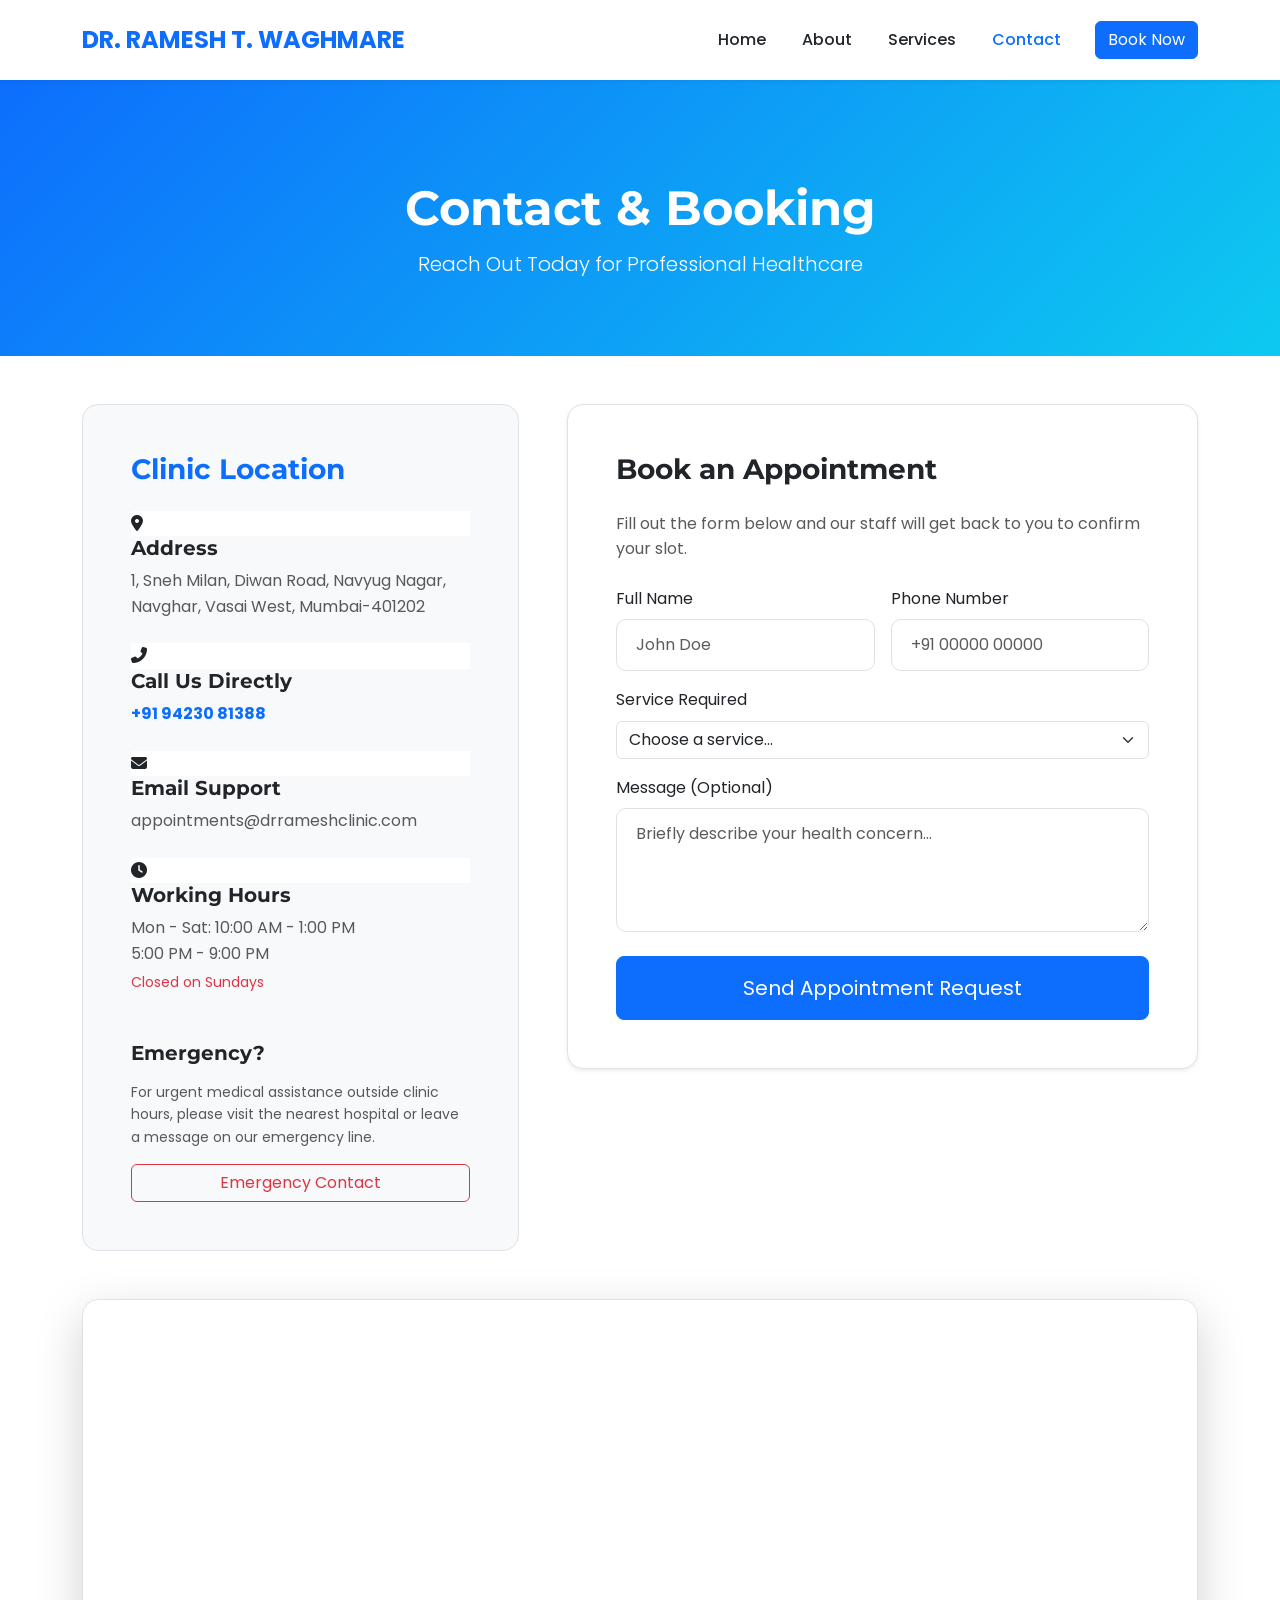
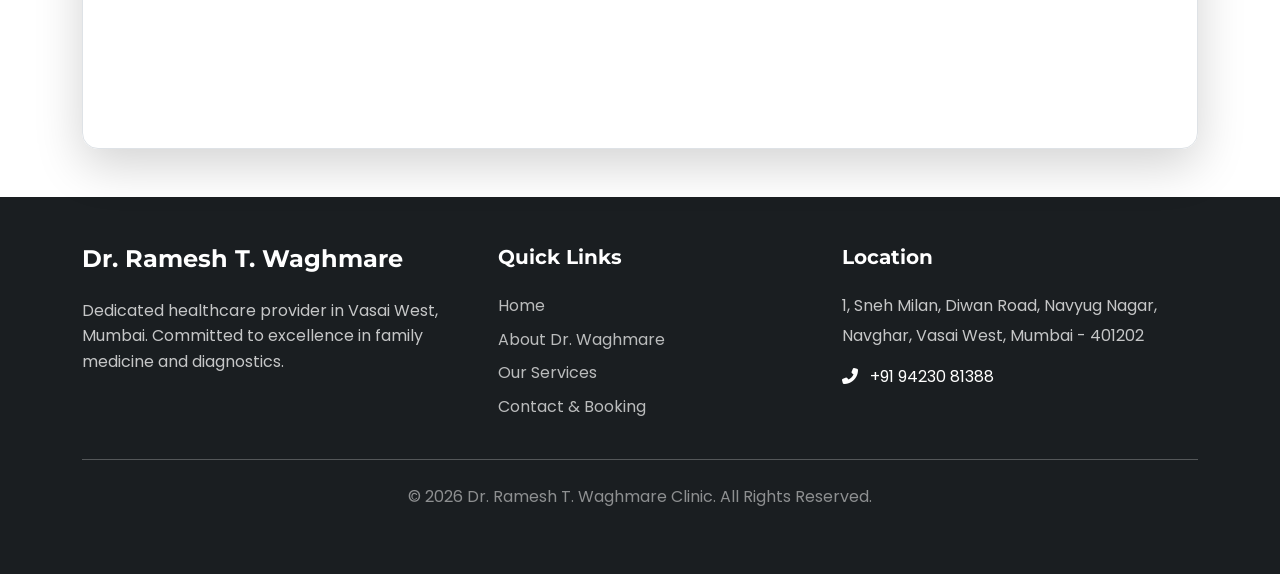
<file: contact.html>
<!DOCTYPE html>
<html lang="en">
<head>
    <meta charset="UTF-8">
    <meta name="viewport" content="width=device-width, initial-scale=1.0">
    <title>Contact & Booking | Dr. Ramesh T. Waghmare Clinic</title>
    <link href="https://cdn.jsdelivr.net/npm/bootstrap@5.3.0/dist/css/bootstrap.min.css" rel="stylesheet">
    <link rel="stylesheet" href="https://cdnjs.cloudflare.com/ajax/libs/font-awesome/6.4.0/css/all.min.css">
    <link rel="stylesheet" href="style.css">
</head>
<body>

    <!-- Navbar -->
    <nav class="navbar navbar-expand-lg sticky-top">
        <div class="container">
            <a class="navbar-brand" href="index.html">DR. RAMESH T. WAGHMARE</a>
            <button class="navbar-toggler" type="button" data-bs-toggle="collapse" data-bs-target="#navbarNav">
                <span class="navbar-toggler-icon"></span>
            </button>
            <div class="collapse navbar-collapse" id="navbarNav">
                <ul class="navbar-nav ms-auto">
                    <li class="nav-item"><a class="nav-link" href="index.html">Home</a></li>
                    <li class="nav-item"><a class="nav-link" href="about.html">About</a></li>
                    <li class="nav-item"><a class="nav-link" href="services.html">Services</a></li>
                    <li class="nav-item"><a class="nav-link active" href="contact.html">Contact</a></li>
                </ul>
                <a href="contact.html" class="btn btn-primary ms-lg-3">Book Now</a>
            </div>
        </div>
    </nav>

    <!-- Page Header -->
    <header class="page-header">
        <div class="container">
            <h1>Contact & Booking</h1>
            <p class="lead">Reach Out Today for Professional Healthcare</p>
        </div>
    </header>

    <!-- Contact Section -->
    <section class="py-5">
        <div class="container">
            <div class="row g-5">
                <div class="col-lg-5">
                    <div class="contact-info bg-light p-4 p-md-5 rounded-4 border">
                        <h3 class="mb-4 text-primary">Clinic Location</h3>
                        <div class="contact-info-item mb-4">
                            <div class="contact-icon bg-white">
                                <i class="fas fa-map-marker-alt"></i>
                            </div>
                            <div>
                                <h5>Address</h5>
                                <p class="mb-0 opacity-75">1, Sneh Milan, Diwan Road, Navyug Nagar, Navghar, Vasai West, Mumbai-401202</p>
                            </div>
                        </div>
                        <div class="contact-info-item mb-4">
                            <div class="contact-icon bg-white">
                                <i class="fas fa-phone-alt"></i>
                            </div>
                            <div>
                                <h5>Call Us Directly</h5>
                                <p class="mb-0 fw-bold"><a href="tel:+919423081388" class="text-decoration-none text-primary">+91 94230 81388</a></p>
                            </div>
                        </div>
                        <div class="contact-info-item mb-4">
                            <div class="contact-icon bg-white">
                                <i class="fas fa-envelope"></i>
                            </div>
                            <div>
                                <h5>Email Support</h5>
                                <p class="mb-0 opacity-75">appointments@drrameshclinic.com</p>
                            </div>
                        </div>
                        <div class="contact-info-item mb-4">
                            <div class="contact-icon bg-white">
                                <i class="fas fa-clock"></i>
                            </div>
                            <div>
                                <h5>Working Hours</h5>
                                <p class="mb-0 opacity-75">Mon - Sat: 10:00 AM - 1:00 PM</p>
                                <p class="mb-0 opacity-75">5:00 PM - 9:00 PM</p>
                                <p class="mb-0 text-danger small mt-1">Closed on Sundays</p>
                            </div>
                        </div>
                        
                        <div class="mt-5">
                            <h5 class="mb-3">Emergency?</h5>
                            <p class="small opacity-75 mb-3">For urgent medical assistance outside clinic hours, please visit the nearest hospital or leave a message on our emergency line.</p>
                            <a href="tel:+919423081388" class="btn btn-outline-danger w-100">Emergency Contact</a>
                        </div>
                    </div>
                </div>
                
                <div class="col-lg-7">
                    <div class="p-4 p-md-5 bg-white border rounded-4 shadow-sm">
                        <h3 class="mb-4">Book an Appointment</h3>
                        <p class="opacity-75 mb-4">Fill out the form below and our staff will get back to you to confirm your slot.</p>
                        
                        <form id="contactForm">
                            <div class="row g-3">
                                <div class="col-md-6">
                                    <label class="form-label">Full Name</label>
                                    <input type="text" class="form-control" id="name" placeholder="John Doe" required>
                                </div>
                                <div class="col-md-6">
                                    <label class="form-label">Phone Number</label>
                                    <input type="tel" class="form-control" id="phone" placeholder="+91 00000 00000" required>
                                </div>
                                <div class="col-md-12">
                                    <label class="form-label">Service Required</label>
                                    <select class="form-select" id="service" required>
                                        <option value="">Choose a service...</option>
                                        <option value="General Consultation">General Consultation</option>
                                        <option value="Pathology/Tests">Pathology/Diagnostic Tests</option>
                                        <option value="Vaccination">Vaccination</option>
                                        <option value="Pediatric Care">Pediatric Care</option>
                                        <option value="Follow-up">Follow-up Visit</option>
                                    </select>
                                </div>
                                <div class="col-md-12">
                                    <label class="form-label">Message (Optional)</label>
                                    <textarea class="form-control" id="message" rows="4" placeholder="Briefly describe your health concern..."></textarea>
                                </div>
                                <div class="col-md-12 mt-4">
                                    <button type="submit" class="btn btn-primary btn-lg w-100 py-3">Send Appointment Request</button>
                                </div>
                            </div>
                        </form>

                        <div id="formSuccess" class="alert alert-success mt-4 d-none">
                            <i class="fas fa-check-circle me-2"></i> Thank you! Your request has been sent. We will call you shortly to confirm.
                        </div>
                    </div>
                </div>
            </div>
            
            <div class="row mt-5">
                <div class="col-12">
                    <div class="rounded-4 overflow-hidden shadow-lg border" style="height: 450px;">
                        <iframe 
                            src="https://www.google.com/maps/embed?pb=!1m18!1m12!1m3!1d3763.5186716075905!2d72.820256!3d19.3364581!2m3!1f0!2f0!3f0!3m2!1i1024!2i768!4f13.1!3m3!1m2!1s0x3be7a909406085db%3A0xe54955b9e07297e6!2sNavyug%20Nagar%2C%20Navghar%2C%20Vasai%20West%2C%20Vasai-Virar%2C%20Maharashtra%20401202!5e0!3m2!1sen!2sin!4v1713253000000!5m2!1sen!2sin" 
                            width="100%" height="100%" style="border:0;" allowfullscreen="" loading="lazy" referrerpolicy="no-referrer-when-downgrade">
                        </iframe>
                    </div>
                </div>
            </div>
        </div>
    </section>

    <!-- Footer -->
    <footer class="text-white py-5">
        <div class="container">
            <div class="row g-4">
                <div class="col-lg-4">
                    <h4 class="mb-4">Dr. Ramesh T. Waghmare</h4>
                    <p class="opacity-75">Dedicated healthcare provider in Vasai West, Mumbai. Committed to excellence in family medicine and diagnostics.</p>
                </div>
                <div class="col-lg-4 ps-lg-5">
                    <h5 class="mb-4">Quick Links</h5>
                    <ul class="list-unstyled">
                        <li class="mb-2"><a href="index.html" class="footer-link">Home</a></li>
                        <li class="mb-2"><a href="about.html" class="footer-link">About Dr. Waghmare</a></li>
                        <li class="mb-2"><a href="services.html" class="footer-link">Our Services</a></li>
                        <li class="mb-2"><a href="contact.html" class="footer-link">Contact & Booking</a></li>
                    </ul>
                </div>
                <div class="col-lg-4">
                    <h5 class="mb-4">Location</h5>
                    <p class="opacity-75 mb-1">1, Sneh Milan, Diwan Road, Navyug Nagar,</p>
                    <p class="opacity-75 mb-1">Navghar, Vasai West, Mumbai - 401202</p>
                    <p class="mt-3"><i class="fas fa-phone-alt me-2"></i> +91 94230 81388</p>
                </div>
            </div>
            <hr class="my-4 opacity-25">
            <div class="text-center opacity-50">
                <p>&copy; 2026 Dr. Ramesh T. Waghmare Clinic. All Rights Reserved.</p>
            </div>
        </div>
    </footer>

    <!-- Sticky Mobile Action Bar -->
    <div class="mobile-action-bar">
        <a href="tel:+919423081388" class="mobile-action-btn">
            <i class="fas fa-phone-alt"></i>
            <span>Call</span>
        </a>
        <a href="contact.html" class="mobile-action-btn btn-primary-mobile">
            <i class="fas fa-calendar-check"></i>
            <span>Book Appointment</span>
        </a>
        <a href="https://www.google.com/maps/dir/?api=1&destination=Dr.+Ramesh+T.+Waghmare+Clinic+Vasai" target="_blank" class="mobile-action-btn">
            <i class="fas fa-directions"></i>
            <span>Maps</span>
        </a>
    </div>

    <script src="https://cdn.jsdelivr.net/npm/bootstrap@5.3.0/dist/js/bootstrap.bundle.min.js"></script>

    <script src="script.js"></script>
</body>
</html>
</file>
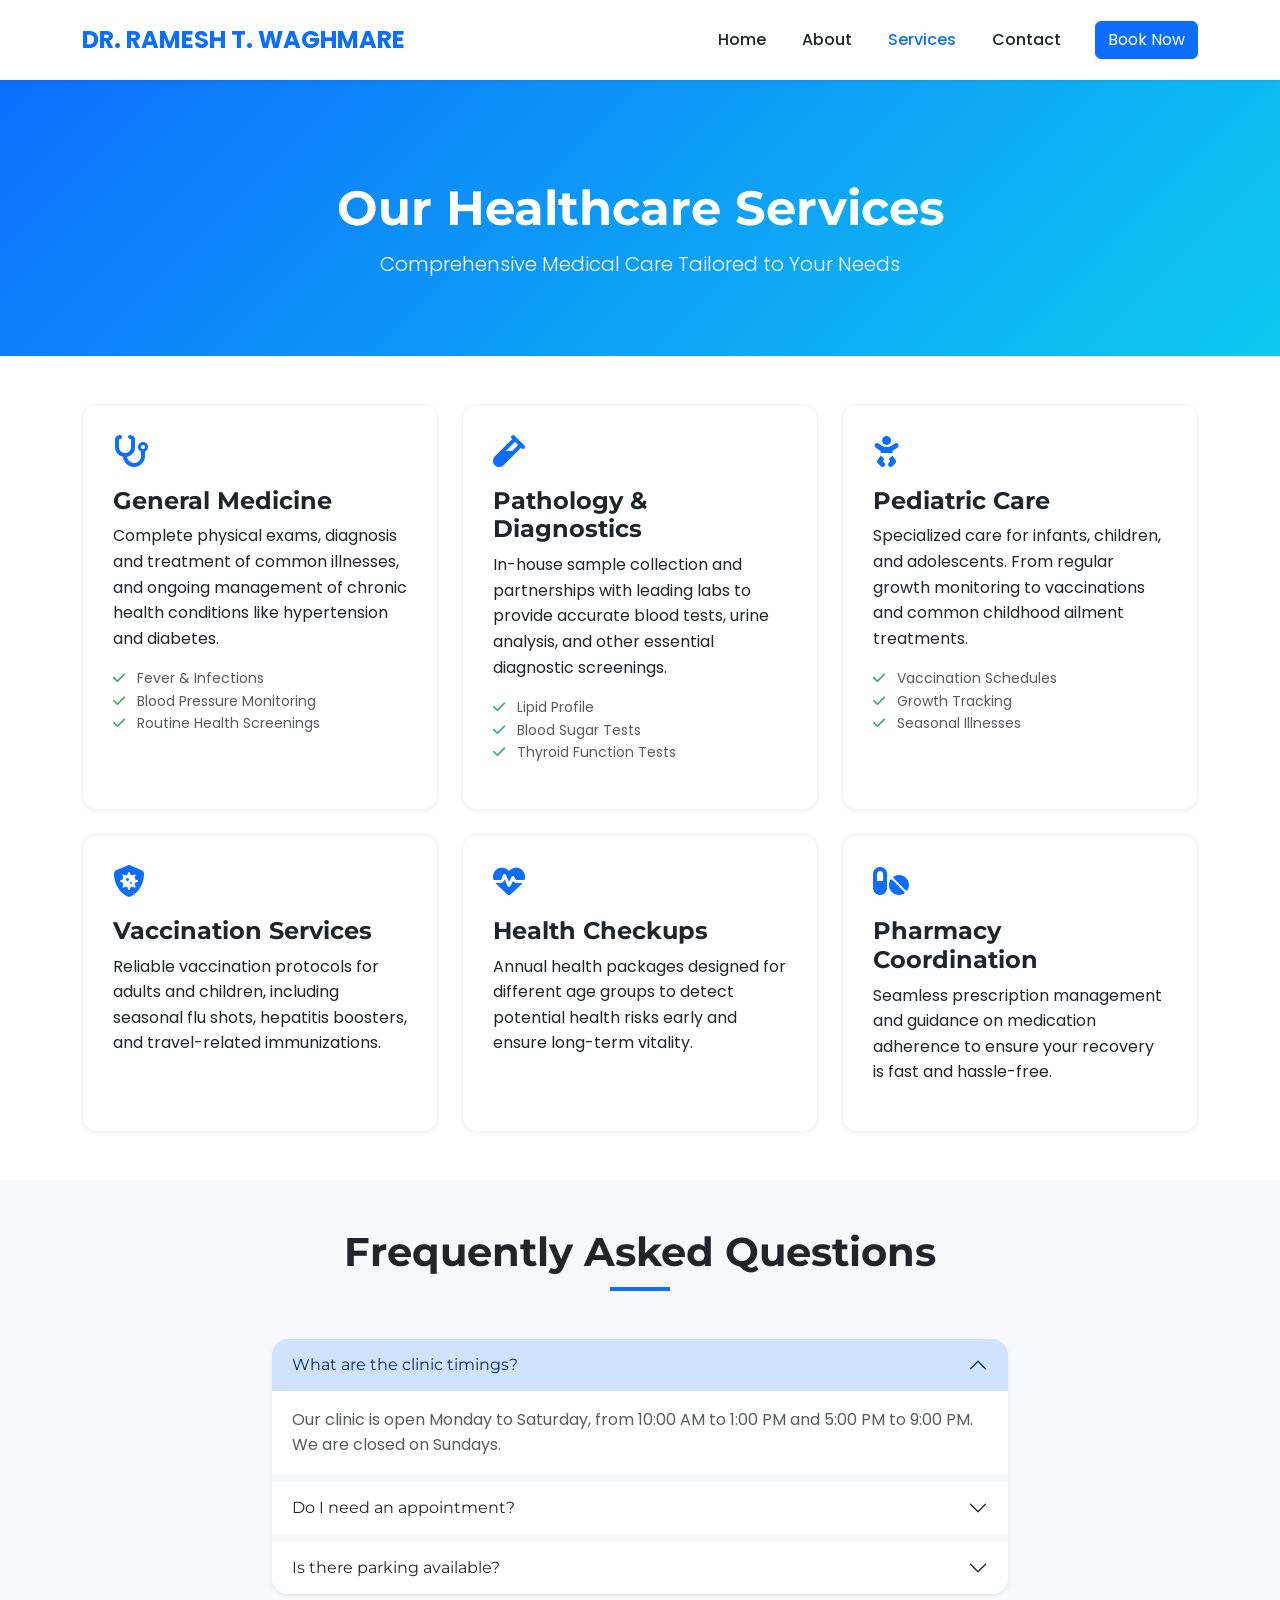
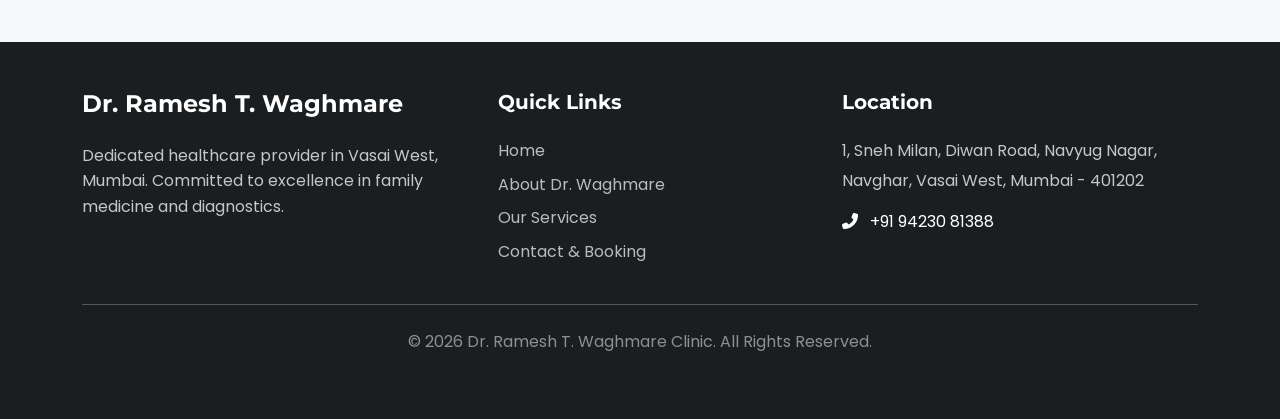
<file: services.html>
<!DOCTYPE html>
<html lang="en">
<head>
    <meta charset="UTF-8">
    <meta name="viewport" content="width=device-width, initial-scale=1.0">
    <title>Our Services | Dr. Ramesh T. Waghmare Clinic</title>
    <link href="https://cdn.jsdelivr.net/npm/bootstrap@5.3.0/dist/css/bootstrap.min.css" rel="stylesheet">
    <link rel="stylesheet" href="https://cdnjs.cloudflare.com/ajax/libs/font-awesome/6.4.0/css/all.min.css">
    <link rel="stylesheet" href="style.css">
</head>
<body>

    <!-- Navbar -->
    <nav class="navbar navbar-expand-lg sticky-top">
        <div class="container">
            <a class="navbar-brand" href="index.html">DR. RAMESH T. WAGHMARE</a>
            <button class="navbar-toggler" type="button" data-bs-toggle="collapse" data-bs-target="#navbarNav">
                <span class="navbar-toggler-icon"></span>
            </button>
            <div class="collapse navbar-collapse" id="navbarNav">
                <ul class="navbar-nav ms-auto">
                    <li class="nav-item"><a class="nav-link" href="index.html">Home</a></li>
                    <li class="nav-item"><a class="nav-link" href="about.html">About</a></li>
                    <li class="nav-item"><a class="nav-link active" href="services.html">Services</a></li>
                    <li class="nav-item"><a class="nav-link" href="contact.html">Contact</a></li>
                </ul>
                <a href="contact.html" class="btn btn-primary ms-lg-3">Book Now</a>
            </div>
        </div>
    </nav>

    <!-- Page Header -->
    <header class="page-header">
        <div class="container">
            <h1>Our Healthcare Services</h1>
            <p class="lead">Comprehensive Medical Care Tailored to Your Needs</p>
        </div>
    </header>

    <!-- Services Grid -->
    <section class="py-5">
        <div class="container">
            <div class="row g-4">
                <div class="col-lg-4 col-md-6">
                    <div class="service-card">
                        <div class="text-primary mb-3"><i class="fas fa-stethoscope fa-2x"></i></div>
                        <h4>General Medicine</h4>
                        <p>Complete physical exams, diagnosis and treatment of common illnesses, and ongoing management of chronic health conditions like hypertension and diabetes.</p>
                        <ul class="list-unstyled mt-3 small opacity-75">
                            <li><i class="fas fa-check me-2 text-success"></i> Fever & Infections</li>
                            <li><i class="fas fa-check me-2 text-success"></i> Blood Pressure Monitoring</li>
                            <li><i class="fas fa-check me-2 text-success"></i> Routine Health Screenings</li>
                        </ul>
                    </div>
                </div>
                <div class="col-lg-4 col-md-6">
                    <div class="service-card">
                        <div class="text-primary mb-3"><i class="fas fa-vial fa-2x"></i></div>
                        <h4>Pathology & Diagnostics</h4>
                        <p>In-house sample collection and partnerships with leading labs to provide accurate blood tests, urine analysis, and other essential diagnostic screenings.</p>
                        <ul class="list-unstyled mt-3 small opacity-75">
                            <li><i class="fas fa-check me-2 text-success"></i> Lipid Profile</li>
                            <li><i class="fas fa-check me-2 text-success"></i> Blood Sugar Tests</li>
                            <li><i class="fas fa-check me-2 text-success"></i> Thyroid Function Tests</li>
                        </ul>
                    </div>
                </div>
                <div class="col-lg-4 col-md-6">
                    <div class="service-card">
                        <div class="text-primary mb-3"><i class="fas fa-baby fa-2x"></i></div>
                        <h4>Pediatric Care</h4>
                        <p>Specialized care for infants, children, and adolescents. From regular growth monitoring to vaccinations and common childhood ailment treatments.</p>
                        <ul class="list-unstyled mt-3 small opacity-75">
                            <li><i class="fas fa-check me-2 text-success"></i> Vaccination Schedules</li>
                            <li><i class="fas fa-check me-2 text-success"></i> Growth Tracking</li>
                            <li><i class="fas fa-check me-2 text-success"></i> Seasonal Illnesses</li>
                        </ul>
                    </div>
                </div>
                <div class="col-lg-4 col-md-6">
                    <div class="service-card">
                        <div class="text-primary mb-3"><i class="fas fa-shield-virus fa-2x"></i></div>
                        <h4>Vaccination Services</h4>
                        <p>Reliable vaccination protocols for adults and children, including seasonal flu shots, hepatitis boosters, and travel-related immunizations.</p>
                    </div>
                </div>
                <div class="col-lg-4 col-md-6">
                    <div class="service-card">
                        <div class="text-primary mb-3"><i class="fas fa-heartbeat fa-2x"></i></div>
                        <h4>Health Checkups</h4>
                        <p>Annual health packages designed for different age groups to detect potential health risks early and ensure long-term vitality.</p>
                    </div>
                </div>
                <div class="col-lg-4 col-md-6">
                    <div class="service-card">
                        <div class="text-primary mb-3"><i class="fas fa-pills fa-2x"></i></div>
                        <h4>Pharmacy Coordination</h4>
                        <p>Seamless prescription management and guidance on medication adherence to ensure your recovery is fast and hassle-free.</p>
                    </div>
                </div>
            </div>
        </div>
    </section>

    <!-- FAQ Section -->
    <section class="py-5 bg-light">
        <div class="container">
            <div class="section-title">
                <h2>Frequently Asked Questions</h2>
            </div>
            <div class="row justify-content-center">
                <div class="col-lg-8">
                    <div class="accordion shadow-sm rounded-4 overflow-hidden" id="faqAccordion">
                        <div class="accordion-item border-0">
                            <h2 class="accordion-header">
                                <button class="accordion-button" type="button" data-bs-toggle="collapse" data-bs-target="#faq1">
                                    What are the clinic timings?
                                </button>
                            </h2>
                            <div id="faq1" class="accordion-collapse collapse show" data-bs-parent="#faqAccordion">
                                <div class="accordion-body opacity-75">
                                    Our clinic is open Monday to Saturday, from 10:00 AM to 1:00 PM and 5:00 PM to 9:00 PM. We are closed on Sundays.
                                </div>
                            </div>
                        </div>
                        <div class="accordion-item border-0 mt-2">
                            <h2 class="accordion-header">
                                <button class="accordion-button collapsed" type="button" data-bs-toggle="collapse" data-bs-target="#faq2">
                                    Do I need an appointment?
                                </button>
                            </h2>
                            <div id="faq2" class="accordion-collapse collapse" data-bs-parent="#faqAccordion">
                                <div class="accordion-body opacity-75">
                                    While we accept walk-ins, we recommend booking an appointment to minimize your waiting time. You can call us directly or use the online contact form.
                                </div>
                            </div>
                        </div>
                        <div class="accordion-item border-0 mt-2">
                            <h2 class="accordion-header">
                                <button class="accordion-button collapsed" type="button" data-bs-toggle="collapse" data-bs-target="#faq3">
                                    Is there parking available?
                                </button>
                            </h2>
                            <div id="faq3" class="accordion-collapse collapse" data-bs-parent="#faqAccordion">
                                <div class="accordion-body opacity-75">
                                    Yes, there is street parking available near Sneh Milan building on Diwan Road.
                                </div>
                            </div>
                        </div>
                    </div>
                </div>
            </div>
        </div>
    </section>

    <!-- Footer -->
    <footer class="text-white py-5">
        <div class="container">
            <div class="row g-4">
                <div class="col-lg-4">
                    <h4 class="mb-4">Dr. Ramesh T. Waghmare</h4>
                    <p class="opacity-75">Dedicated healthcare provider in Vasai West, Mumbai. Committed to excellence in family medicine and diagnostics.</p>
                </div>
                <div class="col-lg-4 ps-lg-5">
                    <h5 class="mb-4">Quick Links</h5>
                    <ul class="list-unstyled">
                        <li class="mb-2"><a href="index.html" class="footer-link">Home</a></li>
                        <li class="mb-2"><a href="about.html" class="footer-link">About Dr. Waghmare</a></li>
                        <li class="mb-2"><a href="services.html" class="footer-link">Our Services</a></li>
                        <li class="mb-2"><a href="contact.html" class="footer-link">Contact & Booking</a></li>
                    </ul>
                </div>
                <div class="col-lg-4">
                    <h5 class="mb-4">Location</h5>
                    <p class="opacity-75 mb-1">1, Sneh Milan, Diwan Road, Navyug Nagar,</p>
                    <p class="opacity-75 mb-1">Navghar, Vasai West, Mumbai - 401202</p>
                    <p class="mt-3"><i class="fas fa-phone-alt me-2"></i> +91 94230 81388</p>
                </div>
            </div>
            <hr class="my-4 opacity-25">
            <div class="text-center opacity-50">
                <p>&copy; 2026 Dr. Ramesh T. Waghmare Clinic. All Rights Reserved.</p>
            </div>
        </div>
    </footer>

    <!-- Sticky Mobile Action Bar -->
    <div class="mobile-action-bar">
        <a href="tel:+919423081388" class="mobile-action-btn">
            <i class="fas fa-phone-alt"></i>
            <span>Call</span>
        </a>
        <a href="contact.html" class="mobile-action-btn btn-primary-mobile">
            <i class="fas fa-calendar-check"></i>
            <span>Book Appointment</span>
        </a>
        <a href="https://www.google.com/maps/dir/?api=1&destination=Dr.+Ramesh+T.+Waghmare+Clinic+Vasai" target="_blank" class="mobile-action-btn">
            <i class="fas fa-directions"></i>
            <span>Maps</span>
        </a>
    </div>

    <script src="https://cdn.jsdelivr.net/npm/bootstrap@5.3.0/dist/js/bootstrap.bundle.min.js"></script>

    <script src="script.js"></script>
</body>
</html>
</file>
<file: style.css>
@import url('https://fonts.googleapis.com/css2?family=Montserrat:wght@400;500;600;700&family=Poppins:wght@300;400;500;600&display=swap');

:root {
    --primary-color: #0d6efd;
    --secondary-color: #0dcaf0;
    --accent-color: #20c997;
    --dark-color: #212529;
    --light-bg: #f8f9fa;
    --white: #ffffff;
    --gradient-primary: linear-gradient(135deg, #0d6efd 0%, #0dcaf0 100%);
    --shadow-sm: 0 2px 4px rgba(0,0,0,0.05);
    --shadow-md: 0 4px 6px rgba(0,0,0,0.1);
    --shadow-lg: 0 10px 15px -3px rgba(0,0,0,0.1);
    --glass-bg: rgba(255, 255, 255, 0.85);
}


body {
    font-family: 'Poppins', sans-serif;
    color: var(--dark-color);
    line-height: 1.6;
    overflow-x: hidden;
}

h1, h2, h3, h4, h5, h6 {
    font-family: 'Montserrat', sans-serif;
    font-weight: 700;
}

/* Navbar */
.navbar {
    padding: 1rem 0;
    transition: all 0.3s ease;
    background: var(--white);
    box-shadow: var(--shadow-sm);
}

.navbar-brand {
    font-weight: 700;
    font-size: 1.5rem;
    color: var(--primary-color) !important;
}

.nav-link {
    font-weight: 500;
    color: var(--dark-color) !important;
    margin: 0 10px;
}

.nav-link.active {
    color: var(--primary-color) !important;
}

/* Page Header (Subpages) */
.page-header {
    background: var(--gradient-primary);
    padding: 100px 0 60px;
    color: var(--white);
    text-align: center;
}

.page-header h1 {
    font-size: 3rem;
    margin-bottom: 10px;
}

/* Hero Section (Home Only) */
.hero-section {
    height: 90vh;
    background: var(--gradient-primary);
    position: relative;
    display: flex;
    align-items: center;
    color: var(--white);
    padding-top: 80px;
}

.hero-section::before {
    content: '';
    position: absolute;
    top: 0;
    left: 0;
    width: 100%;
    height: 100%;
    background: rgba(0, 0, 0, 0.1);
}

.hero-content {
    position: relative;
    z-index: 2;
}

/* Common Section */
section {
    padding: 80px 0;
}

.section-title {
    text-align: center;
    margin-bottom: 3rem;
    position: relative;
}

.section-title h2 {
    font-size: 2.5rem;
    position: relative;
    padding-bottom: 15px;
}

.section-title h2::after {
    content: '';
    position: absolute;
    bottom: 0;
    left: 50%;
    transform: translateX(-50%);
    width: 60px;
    height: 4px;
    background: var(--primary-color);
}

/* Cards */
.feature-card, .service-card {
    background: var(--white);
    border-radius: 15px;
    padding: 30px;
    box-shadow: var(--shadow-sm);
    transition: all 0.3s ease;
    border: 1px solid rgba(0,0,0,0.05);
    height: 100%;
}

.feature-card:hover, .service-card:hover {
    transform: translateY(-10px);
    box-shadow: var(--shadow-lg);
    border-color: var(--primary-color);
}

/* Forms */
.form-control {
    padding: 0.8rem 1.2rem;
    border-radius: 10px;
    border: 1px solid #dee2e6;
}

.form-control:focus {
    box-shadow: 0 0 0 0.25rem rgba(13, 110, 253, 0.1);
    border-color: var(--primary-color);
}

/* Footer */
footer {
    background: #1a1e21;
}

.footer-link {
    color: rgba(255,255,255,0.7);
    text-decoration: none;
    transition: color 0.3s;
}

.footer-link:hover {
    color: var(--white);
}

/* Animations */
.fade-up {
    animation: fadeInUp 1s ease forwards;
    opacity: 0;
}

@keyframes fadeInUp {
    from {
        opacity: 0;
        transform: translateY(30px);
    }
    to {
        opacity: 1;
        transform: translateY(0);
    }
}

/* Responsiveness & Refinement (Advanced) */
@media (min-width: 1200px) {
    .container {
        max-width: 1140px;
    }
}

@media (max-width: 991.98px) {
    .navbar-collapse {
        background: var(--white);
        margin-top: 15px;
        padding: 20px;
        border-radius: 15px;
        box-shadow: var(--shadow-lg);
        backdrop-filter: blur(10px);
    }
    
    .hero-section {
        text-align: center;
        height: auto;
        padding: 120px 0 80px;
        min-height: 80vh;
    }
    
    .hero-title {
        font-size: clamp(2.2rem, 5vw, 3rem);
    }

    .page-header h1 {
        font-size: clamp(2rem, 5vw, 2.8rem);
    }
}

@media (max-width: 767.98px) {
    .section-title h2 {
        font-size: clamp(1.8rem, 4vw, 2.2rem);
    }
    
    .hero-btns {
        flex-direction: column;
        gap: 12px;
    }
    
    .hero-btns .btn {
        width: 100%;
        padding: 1rem;
    }
    
    .contact-info {
        padding: 30px 20px !important;
    }
    
    /* Reveal Sticky Bar on Mobile */
    .mobile-action-bar {
        display: flex !important;
    }
    
    footer {
        padding-bottom: 80px !important; /* Space for sticky bar, filled with footer bg */
    }
}


@media (max-width: 480px) {
    .navbar-brand {
        font-size: 1.1rem;
        letter-spacing: -0.5px;
    }
    
    section {
        padding: 50px 0;
    }
    
    .feature-card, .service-card {
        padding: 20px;
    }

    /* CTA Section Specific Mobile Fix */
    .bg-primary .btn-lg {
        font-size: 0.95rem;
        padding: 0.8rem 1rem !important;
        white-space: nowrap;
    }
    
    .bg-primary h2 {
        font-size: 1.8rem;
    }
}


/* Sticky Mobile Action Bar */
.mobile-action-bar {
    position: fixed;
    bottom: 20px;
    left: 50%;
    transform: translateX(-50%);
    width: 90%;
    height: 65px;
    background: var(--glass-bg);
    backdrop-filter: blur(15px);
    border: 1px solid rgba(255,255,255,0.3);
    border-radius: 50px;
    box-shadow: 0 8px 32px rgba(0,0,0,0.15);
    z-index: 1000;
    display: none; /* Desktop hidden */
    justify-content: space-around;
    align-items: center;
    padding: 0 10px;
    transition: all 0.3s ease;
}

.mobile-action-btn {
    flex: 1;
    text-align: center;
    color: var(--primary-color);
    text-decoration: none;
    font-size: 0.8rem;
    font-weight: 600;
    display: flex;
    flex-direction: column;
    align-items: center;
    justify-content: center;
    transition: transform 0.2s;
}

.mobile-action-btn:active {
    transform: scale(0.95);
}

.mobile-action-btn i {
    font-size: 1.2rem;
    margin-bottom: 3px;
}

.mobile-action-btn.btn-primary-mobile {
    background: var(--primary-color);
    color: var(--white);
    border-radius: 40px;
    height: 50px;
    margin: 0 5px;
    padding: 0 15px;
    flex-direction: row;
    gap: 8px;
}

/* Utils */
.bg-light-blue {
    background-color: #f0f7ff;
}
</file>
